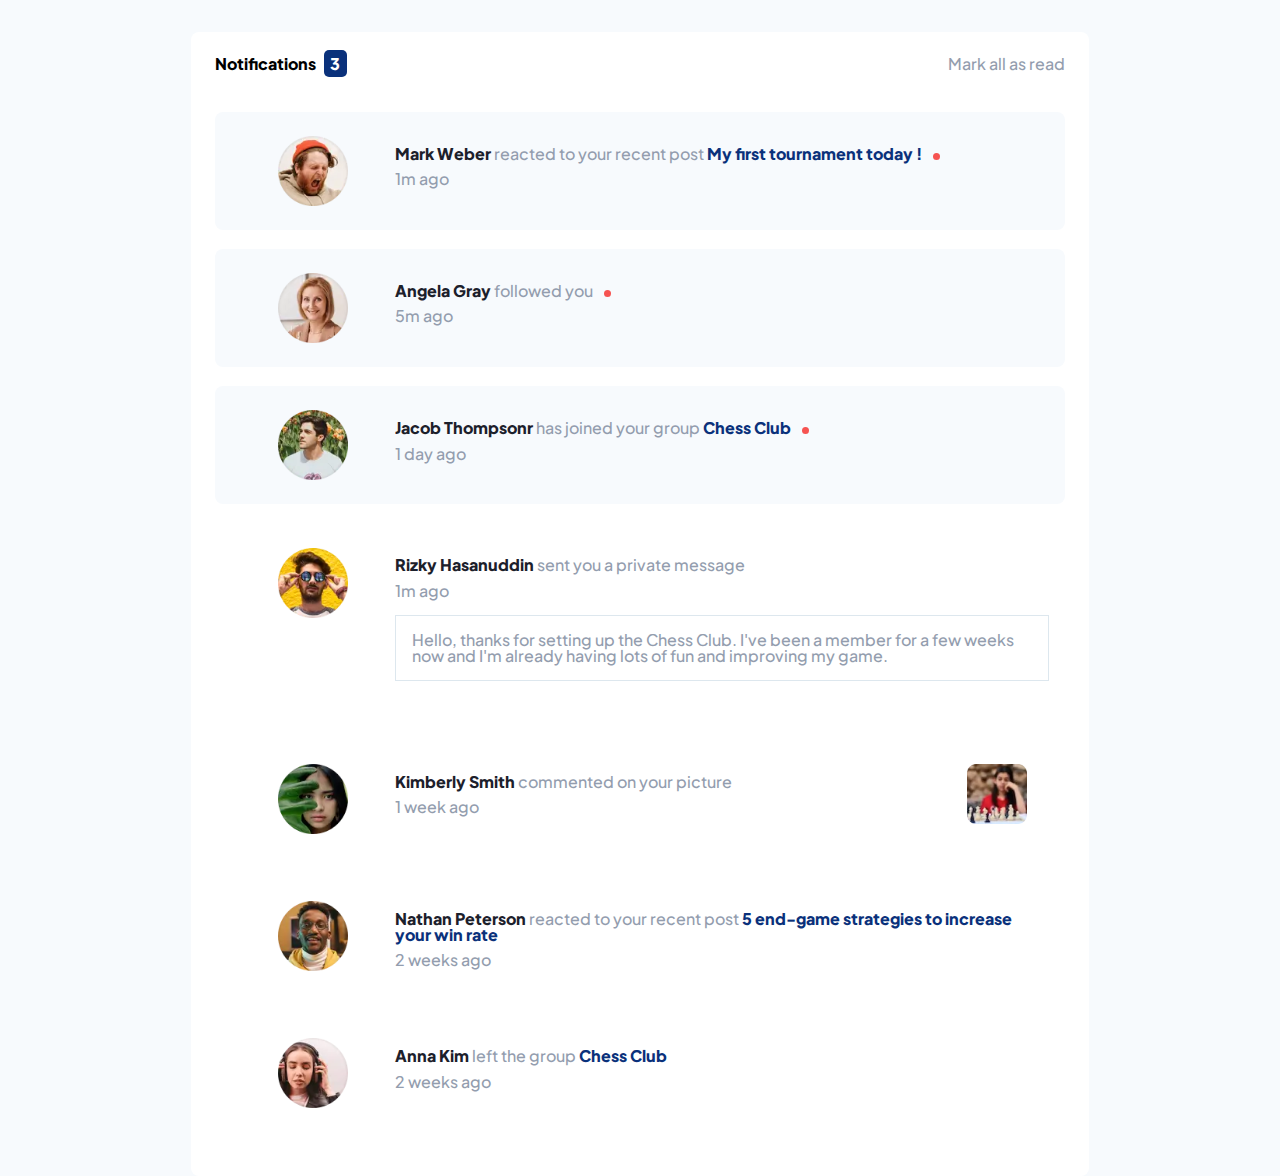
<file: index.html>
<!DOCTYPE html>
<html lang="fr">
<head>
    <meta charset="UTF-8">
    <meta http-equiv="X-UA-Compatible" content="IE=edge">
    <meta name="viewport" content="width=device-width, initial-scale=1.0">
    <link rel="preconnect" href="https://fonts.googleapis.com">
    <link rel="preconnect" href="https://fonts.gstatic.com" crossorigin>
    <link href="https://fonts.googleapis.com/css2?family=Plus+Jakarta+Sans:wght@500;800&display=swap" rel="stylesheet">
    <link rel="stylesheet" href="CSS/reset.css">
    <link rel="stylesheet" href="CSS/style.css">
    <script src="JS/script.js" defer></script>
    <title>Notifications Page</title>
</head>
<body>
    <main id="main_container">
        <section id="notifications_container">
            <div id="notifications_header">
                <div>
                    <h1>Notifications<span id="notifications_counter"></span></h1>
                </div>
                <a id="read_all" href="#">Mark all as read</a>
            </div>

            <div id="notifications_body">
                <div class="notification unread">
                    <a  class="notification_avatar" href="#"><img src="assets/images/avatar-mark-webber.webp" alt="avatar"></a>
                    <div class="notification_body">
                        <div class="notification_text">
                            <span class="user_name"><a href="#">Mark Weber</a></span>
                            <span class="notification_action">reacted to your recent post</span>
                            <span class="notification_link"><a href="#">My first tournament today !</a></span>
                        </div>
                        <div class="notification_time"><p>1m ago</p></div>
                    </div>
                </div>
                <div class="notification unread">
                    <a  class="notification_avatar" href="#"><img src="assets/images/avatar-angela-gray.webp" alt="avatar"></a>
                    <div class="notification_body">
                        <div class="notification_text">
                            <span class="user_name"><a href="#">Angela Gray</a></span>
                            <span class="notification_action">followed you</span>
                        </div>
                        <div class="notification_time"><p>5m ago</p></div>
                    </div>
                </div>
                <div class="notification unread">
                    <a  class="notification_avatar" href="#"><img src="assets/images/avatar-jacob-thompson.webp" alt="avatar"></a>
                    <div class="notification_body">
                        <div class="notification_text">
                            <span class="user_name"><a href="#">Jacob Thompsonr</a></span>
                            <span class="notification_action">has joined your group</span>
                            <span class="notification_link"><a href="#">Chess Club</a></span>
                        </div>
                        <div class="notification_time"><p>1 day ago</p></div>
                    </div>
                </div>
                <div class="notification">
                    <a  class="notification_avatar" href="#"><img src="assets/images/avatar-rizky-hasanuddin.webp" alt="avatar"></a>
                    <div class="notification_body">
                        <div class="notification_text">
                            <span class="user_name"><a href="#">Rizky Hasanuddin</a></span>
                            <span class="notification_action">sent you a private message</span>
                        </div>
                        <div class="notification_time"><p>1m ago</p></div>
                        <a href="#">
                            <div class="private_message">
                                <p>Hello, thanks for setting up the Chess Club. I've been a member for a few weeks now and 
                                    I'm already having lots of fun and improving my game.</p>
                            </div>
                        </a>
                    </div>
                </div>
                <div class="notification picture">
                    <a  class="notification_avatar" href="#"><img src="assets/images/avatar-kimberly-smith.webp" alt="avatar"></a>
                    <div class="notification_body">
                        <div class="notification_text">
                            <span class="user_name"><a href="#">Kimberly Smith</a></span>
                            <span class="notification_action">commented on your picture</span>
                        </div>
                        <div class="notification_time"><p>1 week ago</p></div>
                    </div>
                    <a class="commented_pic" href="#"><img src="assets/images/image-chess.webp" alt="avatar"></a>
                    
                </div>
                <div class="notification">
                    <a  class="notification_avatar" href="#"><img src="assets/images/avatar-nathan-peterson.webp" alt="avatar"></a>
                    <div class="notification_body">
                        <div class="notification_text">
                            <span class="user_name"><a href="#">Nathan Peterson</a></span>
                            <span class="notification_action">reacted to your recent post</span>
                            <span class="notification_link"><a href="#">5 end-game strategies to increase your win rate</a></span>
                        </div>
                        <div class="notification_time"><p>2 weeks ago</p></div>
                    </div>
                </div>
                <div class="notification">
                    <a  class="notification_avatar" href="#"><img src="assets/images/avatar-anna-kim.webp" alt="avatar"></a>
                    <div class="notification_body">
                        <div class="notification_text">
                            <span class="user_name"><a href="#">Anna Kim</a></span>
                            <span class="notification_action">left the group</span>
                            <span class="notification_link"><a href="#">Chess Club</a></span>
                        </div>
                        <div class="notification_time"><p>2 weeks ago</p></div>
                    </div>
                </div>
            </div>
        </section>
    </main>
</body>
</html>
</file>
<file: CSS/style.css>
:root{
/* Colors */

/* Primary */
--cl-red : hsl(1, 90%, 64%);
--cl-blue : hsl(219, 85%, 26%);

/* Neutral */
--cl-white : hsl(0, 0%, 100%);
--cl-grayish-blue-very-light : hsl(210, 60%, 98%);
--cl-grayish-blue-light-1 : hsl(211, 68%, 94%);
--cl-grayish-blue-light-2 : hsl(205, 33%, 90%);
--cl-grayish-blue : hsl(219, 14%, 63%);
--cl-dark-grayish-blue : hsl(219, 12%, 42%);
--cl-very-dark-blue: hsl(224, 21%, 14%);


/* Typography */

/* Body Copy */
--fs-body : 16px;

/* Font */
--ff : 'Plus Jakarta Sans', sans-serif;
--fw-500 :500;
--fw-800 :800;
}
body{
    background-color: var(--cl-grayish-blue-very-light);
    display: grid;
    place-items: center;
    font-family: var(--ff);
    font-weight: var(--fw-500);
}
/* General Styling */
a{
    text-decoration: none;
    cursor: pointer;
}

/* Notification container */
#notifications_container{
    width: min(850px, 80vw);
    margin-top: 2rem;
    background-color: var(--cl-white);
    padding: 1.5rem;
    border-radius: 8px;
}


/* Notification header */
#notifications_header{
    display: flex;
    justify-content: space-between;
    margin-bottom: 2.5rem;
}
#notifications_header h1{
    font-weight: var(--fw-800);
}

#read_all:is(:hover, :focus){
    color: var(--cl-blue);
}

#notifications_counter{
    margin-left: 0.5rem;
    padding: 0.2rem 0.4rem;
    border-radius: 5px;
    background-color: var(--cl-blue);
    color: white;
}

/* Notification card styling */
.notification{
    display: grid;
    grid-template-columns: 20% 1fr;
    padding: 1.5rem 1rem;
    border-radius: 8px;
    margin-bottom: 1.2rem;
}

/* Colors */
#read_all, .notification_action, .notification_time, .private_message a{
    color: var(--cl-grayish-blue);
}
.notification_link a{
    color: var(--cl-blue);
}
.user_name a{
    color: var(--cl-very-dark-blue);
}
.notification a {
    font-weight: var(--fw-800);
}


.notification_avatar{
    display: flex;
    justify-content: center;
    align-items: start;
}
.notification_avatar img{
    width: min(70px, 50%);
}

.notification_text{
    margin-block: 0.6rem;
}

/* Unread notifications */
.notification.unread{
    background-color: var(--cl-grayish-blue-very-light);
    cursor: pointer;
}
.notification.unread .notification_text::after{
    display: inline-block;
    content: '';
    width: 7px;
    aspect-ratio: 1;
    border-radius: 50%;
    background-color: var(--cl-red);
    margin-left: 0.5rem;
}

/* Notifications with message */
.private_message{
    margin-block: 1rem;
    padding: 1rem;
    border: 1px solid var(--cl-grayish-blue-light-2);
    color: var(--cl-grayish-blue);
}
.private_message{
    font-weight: var(--fw-500);
}
.private_message:is(:hover, :focus){
    background-color: var(--cl-grayish-blue-light-1);
}

/* Notifications with picture */

.notification.picture{
    display: grid;
    grid-template-columns: 20% 1fr 10%;
}
.commented_pic img{
    width: max(60px, 50%);
}
</file>
